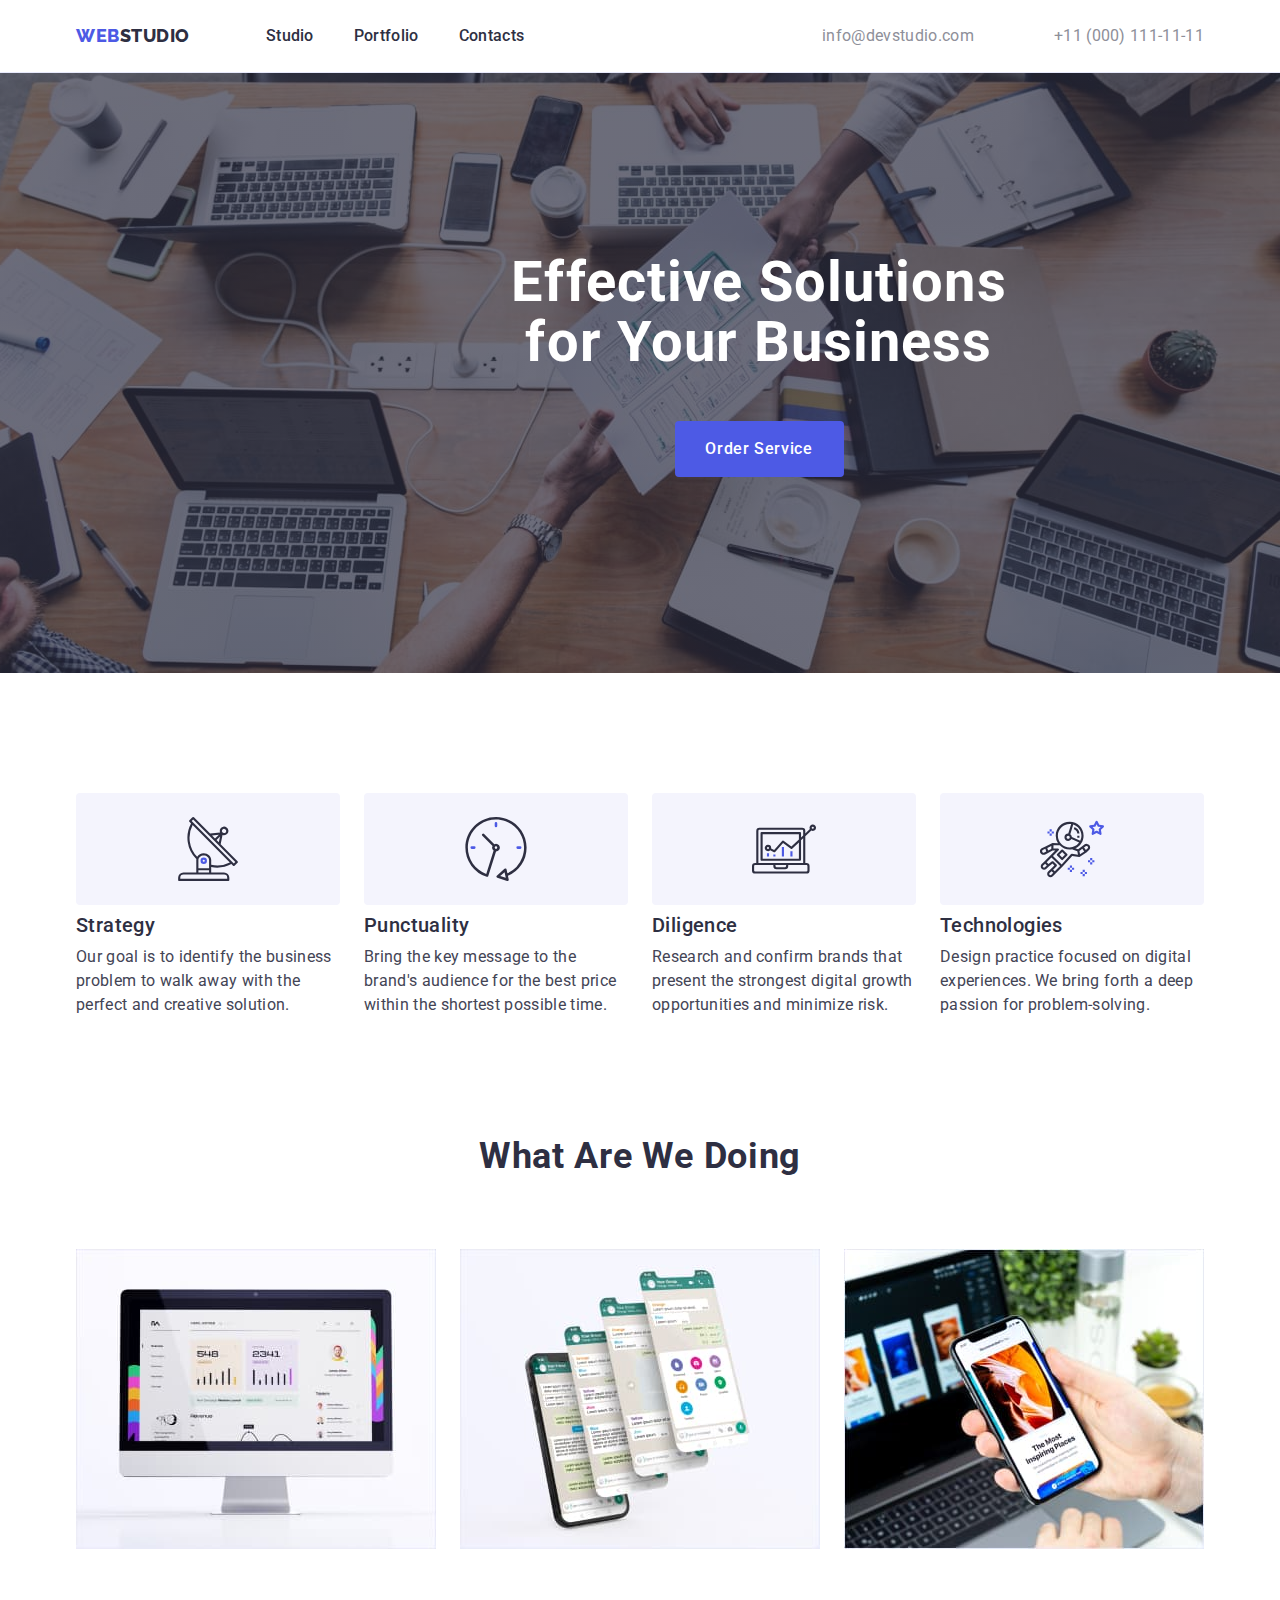
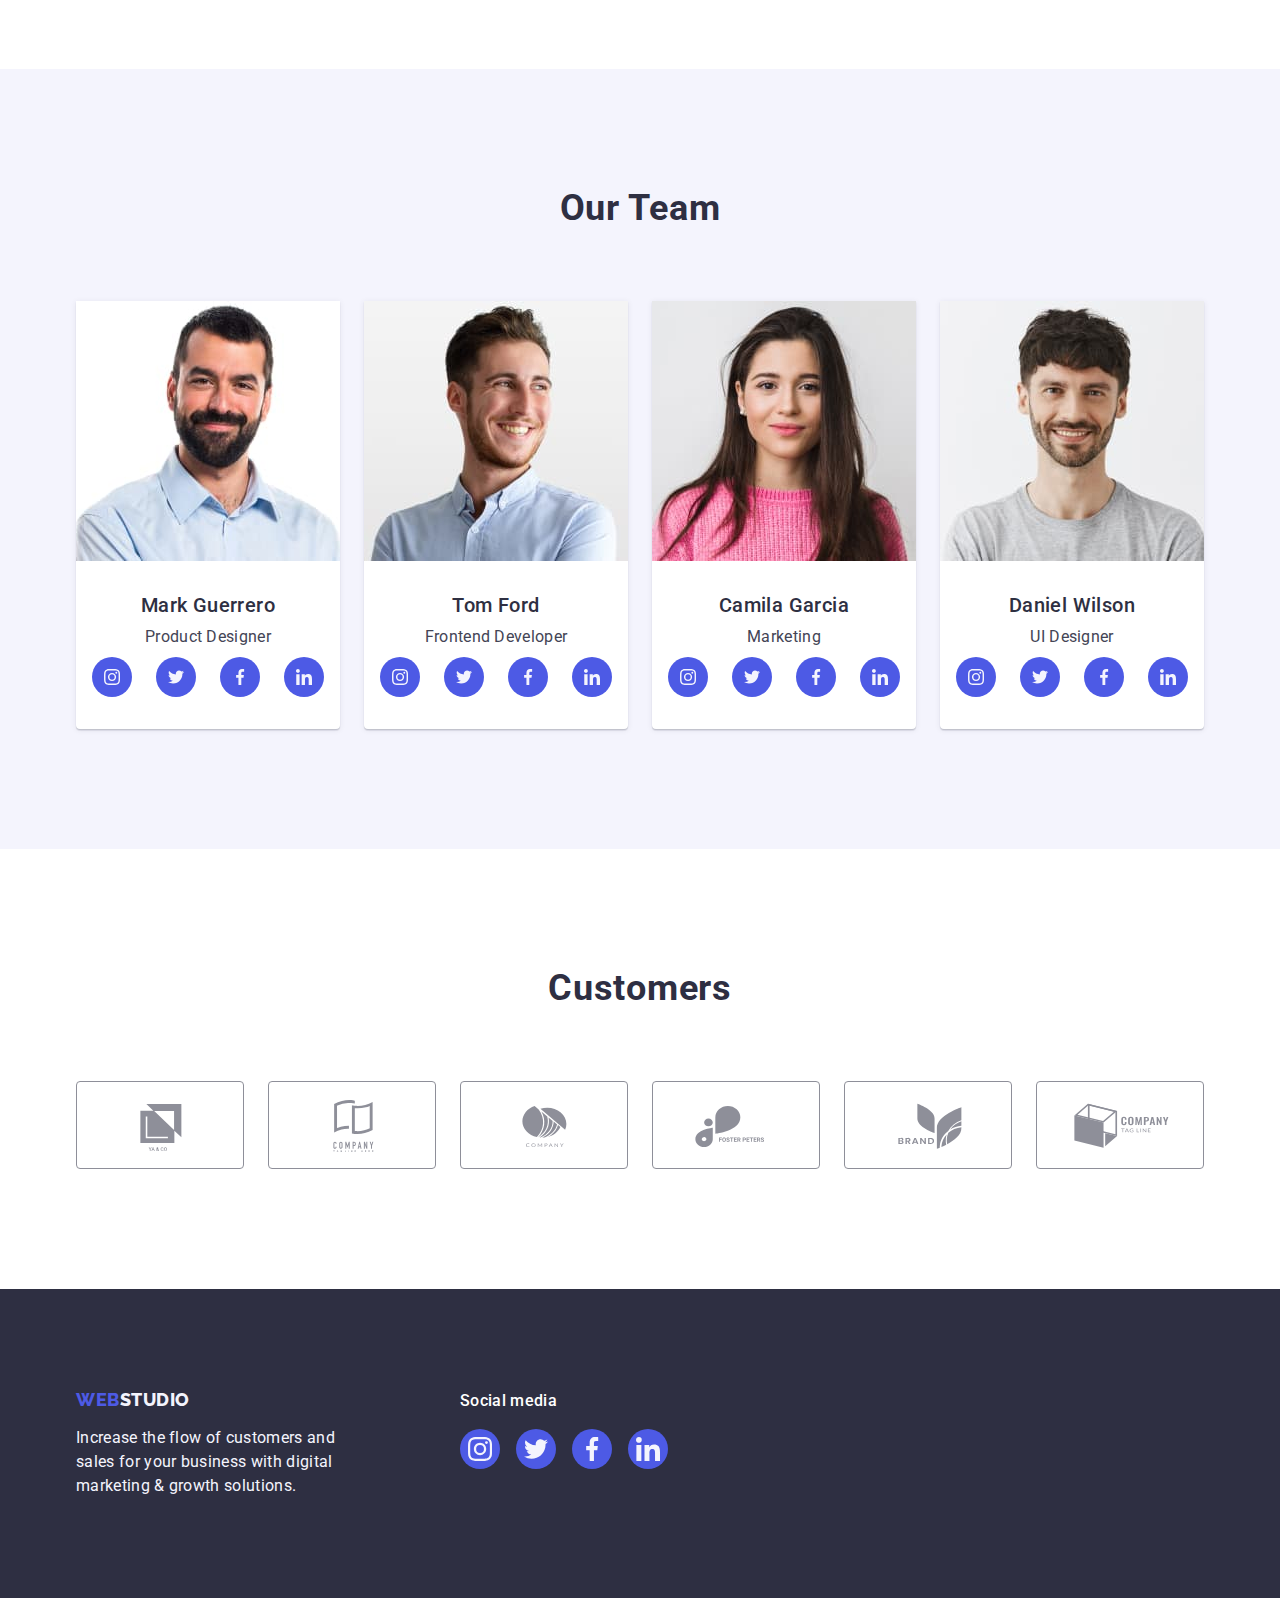
<file: index.html>
<!DOCTYPE html>
<html lang="en">
  <head>
    <meta charset="UTF-8" />
    <meta http-equiv="X-UA-Compatible" content="IE=edge" />
    <meta name="viewport" content="width=device-width, initial-scale=1.0" />
    <title>Webstudio</title>
    <link rel="preconnect" href="https://fonts.googleapis.com" />
    <link rel="preconnect" href="https://fonts.gstatic.com" crossorigin />
    <link
      href="https://fonts.googleapis.com/css2?family=Raleway:wght@800&family=Roboto:wght@400;500;700;900&display=swap"
      rel="stylesheet"
    />
    <link
      href="https://cdn.jsdelivr.net/npm/modern-normalize@1.1.0/modern-normalize.min.css"
      rel="stylesheet"
    />

    <link rel="stylesheet" href="./css/styles.css" />
  </head>
  <body>
    <!-- Header -->

    <header class="page-header">
      <div class="container header-container">
        <nav class="page-nav">
          <a href="./index.html" class="link logo"
            >Web<span class="accent">Studio</span></a
          >
          <ul class="list menu">
            <li class="menu-item">
              <a href="./index.html" class="link menu-link">Studio</a>
            </li>
            <li class="menu-item">
              <a href="./portfolio.html" class="link menu-link">Portfolio</a>
            </li>
            <li class="menu-item">
              <a href="" class="link menu-link">Contacts</a>
            </li>
          </ul>
        </nav>
        <address class="list-contact">
          <ul class="list list-address">
            <li>
              <a
                href="mailto:info@devstudio.com"
                class="link contact contact-mail"
                >info@devstudio.com</a
              >
            </li>
            <li>
              <a href="tel:+110001111111" class="link contact"
                >+11 (000) 111-11-11</a
              >
            </li>
          </ul>
        </address>
      </div>
    </header>

    <main>
      <!-- Hero -->

      <section class="hero">
        <div class="container">
          <h1 class="main-title">Effective Solutions for Your Business</h1>
          <button type="button" class="modal-btn">Order Service</button>
        </div>
      </section>

      <!-- About us -->

      <section class="section-aboutus section">
        <div class="container">
          <h2 class="visually-hidden">Advantages</h2>
          <ul class="list section-list-aboutus">

            <li class="list-item-aboutus">
              <div class="box-icon-aboutus">
                <svg class="icon-aboutus" width="64" height="64">
                  <use href="./images/icons.svg#icon-antenna"></use>
                </svg>
              </div>
              <h3 class="section-list-title">Strategy</h3>
              <p class="section-list-description">
                Our goal is to identify the business problem to walk away with
                the perfect and creative solution.
              </p>
            </li>

            <li class="list-item-aboutus">
              <div class="box-icon-aboutus">
                <svg class="icon-aboutus" width="64" height="64">
                  <use href="./images/icons.svg#icon-clock"></use>
                </svg>
              </div>
              <h3 class="section-list-title">Punctuality</h3>
              <p class="section-list-description">
                Bring the key message to the brand's audience for the best price
                within the shortest possible time.
              </p>
            </li>

            <li class="list-item-aboutus">
              <div class="box-icon-aboutus">
                <svg class="icon-aboutus" width="64" height="64">
                  <use href="./images/icons.svg#icon-diagram"></use>
                </svg>
              </div>
              <h3 class="section-list-title">Diligence</h3>
              <p class="section-list-description">
                Research and confirm brands that present the strongest digital
                growth opportunities and minimize risk.
              </p>
            </li>

            <li class="list-item-aboutus">
              <div class="box-icon-aboutus">
                <svg class="icon-aboutus" width="64" height="64">
                  <use href="./images/icons.svg#icon-astronaut"></use>
                </svg>
              </div>
              <h3 class="section-list-title">Technologies</h3>
              <p class="section-list-description">
                Design practice focused on digital experiences. We bring forth a
                deep passion for problem-solving.
              </p>
            </li>
          </ul>
        </div>
      </section>

      <!-- What are we doing -->
      <section class="works-section section section-nonemargine">
        <div class="container">
          <h2 class="section-title">What are we doing</h2>
          <ul class="works-section-list list">
            <li class="works-list-item">
              <img
                src="./images/comp.jpg"
                alt="computer"
                width="360"
                height="300"
              />
            </li>
            <li class="works-list-item">
              <img
                src="./images/display.jpg"
                alt="displaies"
                width="360"
                height="300"
              />
            </li>
            <li class="works-list-item">
              <img
                src="./images/pnone.jpg"
                alt="phone"
                width="360"
                height="300"
              />
            </li>
          </ul>
        </div>
      </section>

      <!-- Our Team -->

      <section class="team-section section">
        <div class="container">
          <h2 class="section-title">Our Team</h2>
          <ul class="team-section-list list">
            <li class="team-section-list-item">
              <img
                src="./images/markoguerrero.jpg"
                alt="men"
                width="264"
                height="260"
              />
              <div class="team-container-description">
                <h3 class="team-list-title">Mark Guerrero</h3>
                <p class="team-list-description">Product Designer</p>
                <ul class="list social-list">
                  <li class="social-list-item">
                    <a class="link social-link" href="">
                      <svg class="social-icon" width="16" height="16">
                        <use href="./images/icons.svg#icon-instagram"></use>
                      </svg>
                    </a>
                  </li>

                  <li class="social-list-item">
                    <a class="link social-link" href="">
                      <svg class="social-icon" width="16" height="16">
                        <use href="./images/icons.svg#icon-twitter"></use>
                      </svg>
                    </a>
                  </li>

                  <li class="social-list-item">
                    <a class="link social-link" href="">
                      <svg class="social-icon" width="16" height="16">
                        <use href="./images/icons.svg#icon-facebook"></use>
                      </svg>
                    </a>
                  </li>

                  <li class="social-list-item">
                    <a class="link social-link" href="">
                      <svg class="social-icon" width="16" height="16">
                        <use href="./images/icons.svg#icon-linkedin"></use>
                      </svg>
                    </a>
                  </li>
                </ul>
              </div>
            </li>

            <li class="team-section-list-item">
              <img
                src="./images/tomford.jpg"
                alt="men"
                width="264"
                height="260"
              />
              <div class="team-container-description">
                <h3 class="team-list-title">Tom Ford</h3>
                <p class="team-list-description">Frontend Developer</p>
                <ul class="list social-list">
                  <li class="social-list-item">
                    <a class="link social-link" href="">
                      <svg class="social-icon" width="16" height="16">
                        <use href="./images/icons.svg#icon-instagram"></use>
                      </svg>
                    </a>
                  </li>

                  <li class="social-list-item">
                    <a class="link social-link" href="">
                      <svg class="social-icon" width="16" height="16">
                        <use href="./images/icons.svg#icon-twitter"></use>
                      </svg>
                    </a>
                  </li>

                  <li class="social-list-item">
                    <a class="link social-link" href="">
                      <svg class="social-icon" width="16" height="16">
                        <use href="./images/icons.svg#icon-facebook"></use>
                      </svg>
                    </a>
                  </li>

                  <li class="social-list-item">
                    <a class="link social-link" href="">
                      <svg class="social-icon" width="16" height="16">
                        <use href="./images/icons.svg#icon-linkedin"></use>
                      </svg>
                    </a>
                  </li>
                </ul>
              </div>
            </li>

            <li class="team-section-list-item">
              <img
                src="./images/camilagarcia.jpg"
                alt="women"
                width="264"
                height="260"
              />
              <div class="team-container-description">
                <h3 class="team-list-title">Camila Garcia</h3>
                <p class="team-list-description">Marketing</p>
                <ul class="list social-list">
                  <li class="social-list-item">
                    <a class="link social-link" href="">
                      <svg class="social-icon" width="16" height="16">
                        <use href="./images/icons.svg#icon-instagram"></use>
                      </svg>
                    </a>
                  </li>

                  <li class="social-list-item">
                    <a class="link social-link" href="">
                      <svg class="social-icon" width="16" height="16">
                        <use href="./images/icons.svg#icon-twitter"></use>
                      </svg>
                    </a>
                  </li>

                  <li class="social-list-item">
                    <a class="link social-link" href="">
                      <svg class="social-icon" width="16" height="16">
                        <use href="./images/icons.svg#icon-facebook"></use>
                      </svg>
                    </a>
                  </li>

                  <li class="social-list-item">
                    <a class="link social-link" href="">
                      <svg class="social-icon" width="16" height="16">
                        <use href="./images/icons.svg#icon-linkedin"></use>
                      </svg>
                    </a>
                  </li>
                </ul>
              </div>
            </li>

            <li class="team-section-list-item">
              <img
                src="./images/danielwilson.jpg"
                alt="men"
                width="264"
                height="260"
              />
              <div class="team-container-description">
                <h3 class="team-list-title">Daniel Wilson</h3>
                <p class="team-list-description">UI Designer</p>
                <ul class="list social-list">
                  <li class="social-list-item">
                    <a class="link social-link" href="">
                      <svg class="social-icon" width="16" height="16">
                        <use href="./images/icons.svg#icon-instagram"></use>
                      </svg>
                    </a>
                  </li>

                  <li class="social-list-item">
                    <a class="link social-link" href="">
                      <svg class="social-icon" width="16" height="16">
                        <use href="./images/icons.svg#icon-twitter"></use>
                      </svg>
                    </a>
                  </li>

                  <li class="social-list-item">
                    <a class="link social-link" href="">
                      <svg class="social-icon" width="16" height="16">
                        <use href="./images/icons.svg#icon-facebook"></use>
                      </svg>
                    </a>
                  </li>

                  <li class="social-list-item">
                    <a class="link social-link" href="">
                      <svg class="social-icon" width="16" height="16">
                        <use href="./images/icons.svg#icon-linkedin"></use>
                      </svg>
                    </a>
                  </li>
                </ul>
              </div>
            </li>
          </ul>
        </div>
      </section>

      <!-- Clients -->

      <section class="section">
        <div class="container">
          <h2 class="section-title">Customers</h2>
          <ul class="clients-list list">
            <li class="clients-list-item">
              <a class="clients-link link" href="">
                <svg class="clients-icon" width="104" height="56">
                  <use href="./images/icons.svg#icon-Logo1"></use>
                </svg>
              </a>
            </li>

            <li class="clients-list-item">
              <a class="clients-link link" href="">
                <svg class="clients-icon" width="104" height="56">
                  <use href="./images/icons.svg#icon-Logo2"></use>
                </svg>
              </a>
            </li>

            <li class="clients-list-item">
              <a class="clients-link link" href="">
                <svg class="clients-icon" width="104" height="56">
                  <use href="./images/icons.svg#icon-Logo3"></use>
                </svg>
              </a>
            </li>

            <li class="clients-list-item">
              <a class="clients-link link" href="">
                <svg class="clients-icon" width="104" height="56">
                  <use href="./images/icons.svg#icon-Logo4"></use>
                </svg>
              </a>
            </li>

            <li class="clients-list-item">
              <a class="clients-link link" href="">
                <svg class="clients-icon" width="104" height="56">
                  <use href="./images/icons.svg#icon-Logo5"></use>
                </svg>
              </a>
            </li>

            <li class="clients-list-item">
              <a class="clients-link link" href="">
                <svg class="clients-icon" width="104" height="56">
                  <use href="./images/icons.svg#icon-Logo6"></use>
                </svg>
              </a>
            </li>
          </ul>
        </div>
      </section>
    </main>

    <!-- Footer -->

    <footer class="page-footer">
      <div class="container footer-container">
        <div class="logo-container">
          <a href="./index.html" class="link footer-logo"
            >Web<span class="focus">Studio</span></a
          >
          <p class="footer-description">
            Increase the flow of customers and sales for your business with
            digital marketing & growth solutions.
          </p>
        </div>

        <div class="social-footer">
          <p class="footer-description social-description">Social media</p>
          <ul class="footer-icon-list list">

            <li class="footer-icon-item">
              <a class="footer-icon-link link" href="">
                <svg class="footer-icon" width="24" height="24">
                  <use href="./images/icons.svg#icon-instagram"></use>
                </svg>
              </a>
            </li>

            <li class="footer-icon-item">
              <a class="footer-icon-link link" href="">
                <svg class="footer-icon" width="24" height="24">
                  <use href="./images/icons.svg#icon-twitter"></use>
                </svg>
              </a>
            </li>

            <li class="footer-icon-item">
              <a class="footer-icon-link link" href="">
                <svg class="footer-icon" width="24" height="24">
                  <use href="./images/icons.svg#icon-facebook"></use>
                </svg>
              </a>
            </li>

            <li class="footer-icon-item">
              <a class="footer-icon-link link" href="">
                <svg class="footer-icon" width="24" height="24">
                  <use href="./images/icons.svg#icon-linkedin"></use>
                </svg>
              </a>
            </li>
          </ul>
        </div>
      </div>
    </footer>
  </body>
</html>
</file>
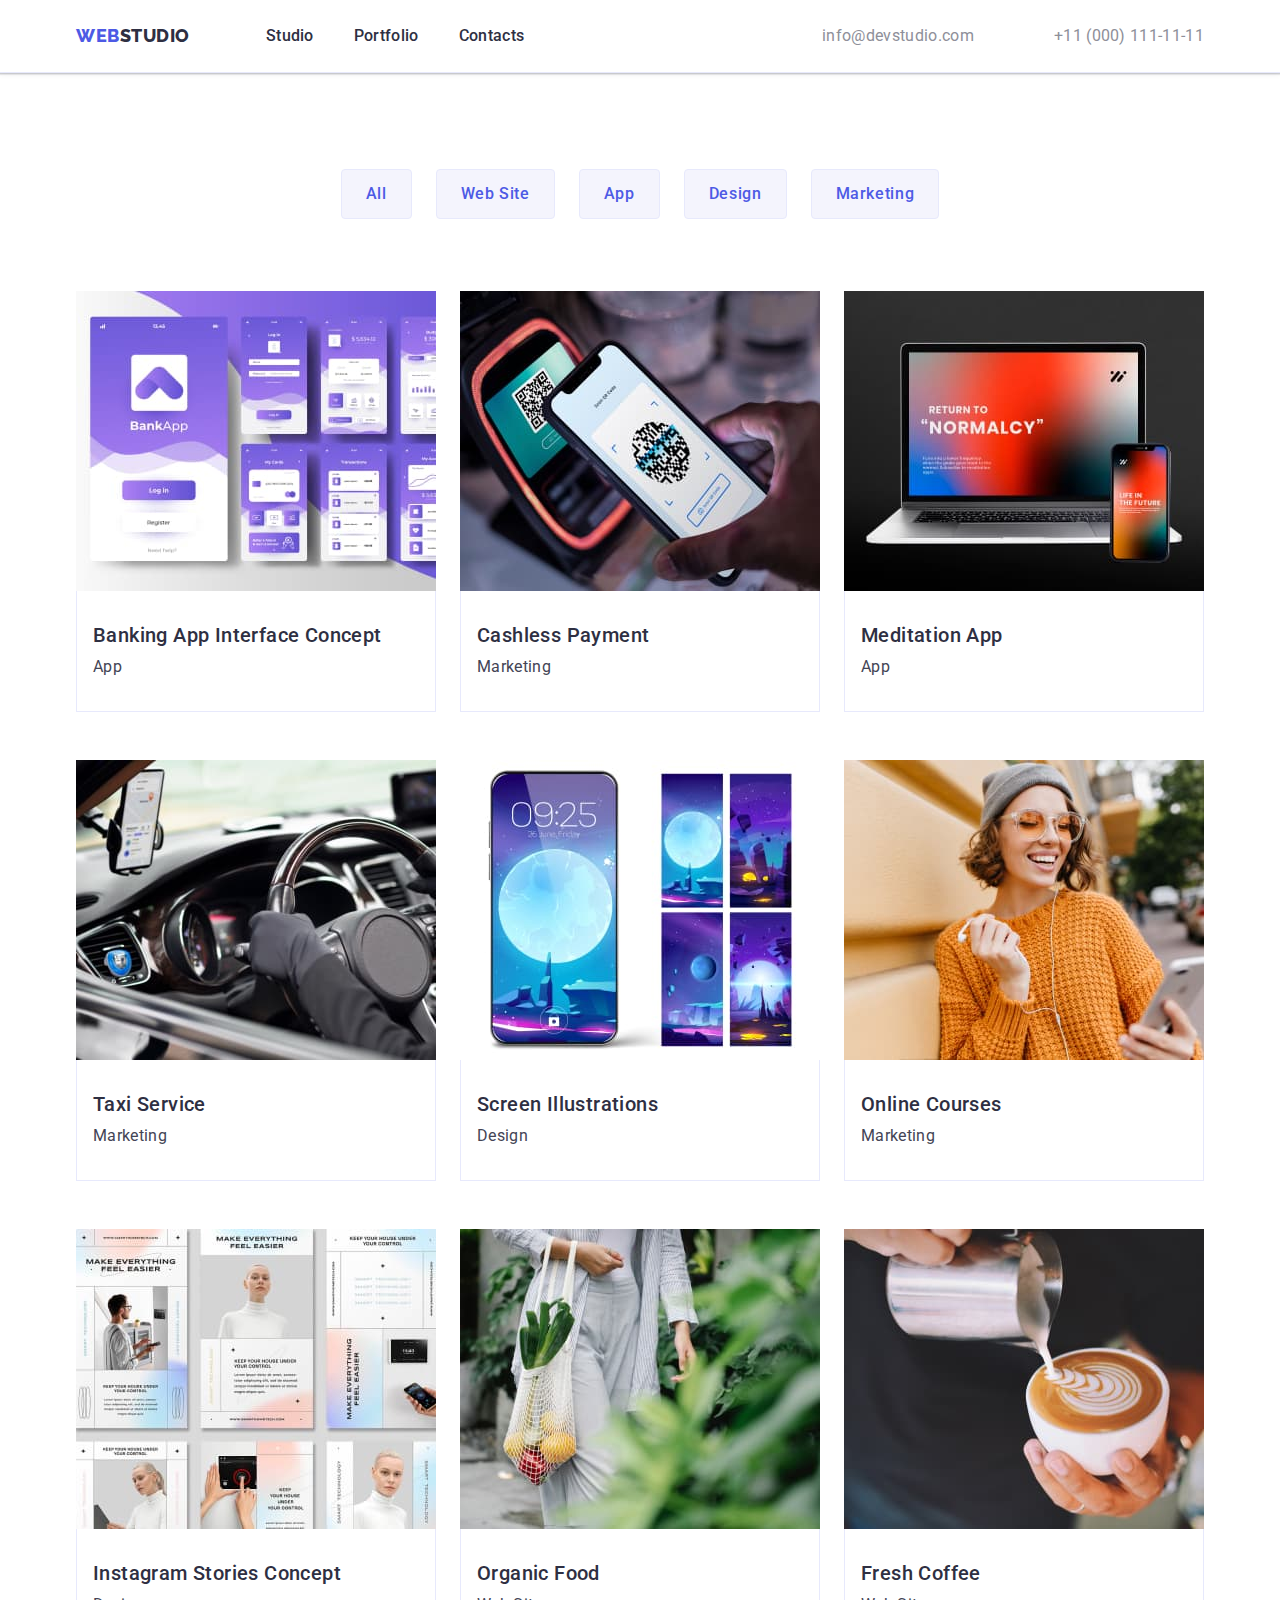
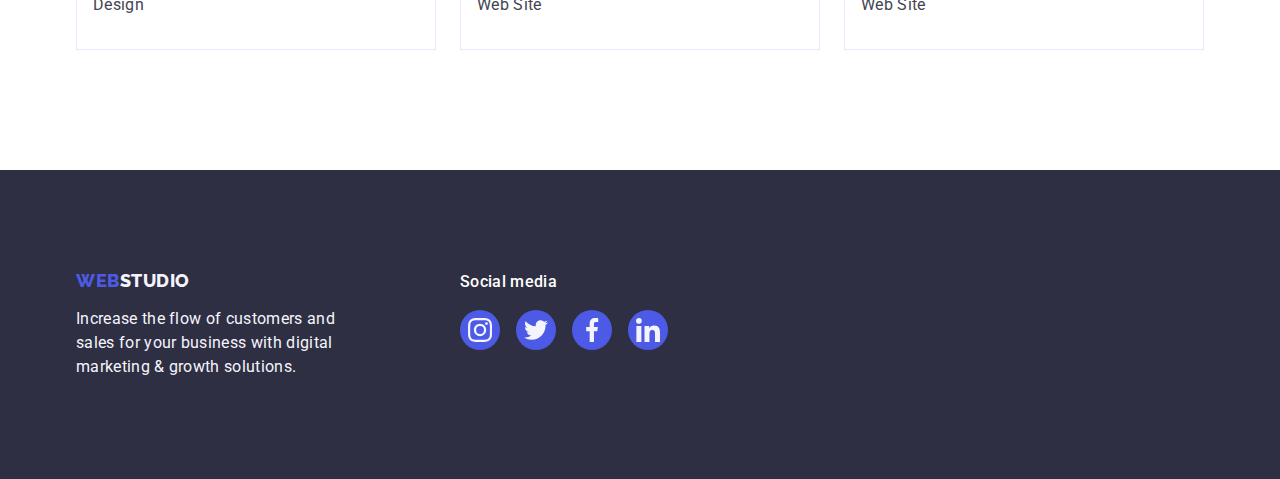
<file: portfolio.html>
<!DOCTYPE html>
<html lang="en">
  <head>
    <meta charset="UTF-8" />
    <meta http-equiv="X-UA-Compatible" content="IE=edge" />
    <meta name="viewport" content="width=device-width, initial-scale=1.0" />
    <title>Webstudio</title>
    <link rel="preconnect" href="https://fonts.googleapis.com" />
    <link rel="preconnect" href="https://fonts.gstatic.com" crossorigin />
    <link
      href="https://fonts.googleapis.com/css2?family=Raleway:wght@800&family=Roboto:wght@400;500;700;900&display=swap"
      rel="stylesheet"
    />
    <link
      href="https://cdn.jsdelivr.net/npm/modern-normalize@1.1.0/modern-normalize.min.css"
      rel="stylesheet"
    />
    <link rel="stylesheet" href="./css/styles.css" />
  </head>
  <body>
    <!-- Header -->
    <header class="page-header">
      <div class="container header-container">
        <nav class="page-nav">
          <a href="./index.html" class="link logo"
            >Web<span class="accent">Studio</span></a
          >
          <ul class="list menu">
            <li class="menu-item">
              <a href="./index.html" class="link menu-link">Studio</a>
            </li>
            <li class="menu-item">
              <a href="./portfolio.html" class="link menu-link">Portfolio</a>
            </li>
            <li class="menu-item">
              <a href="" class="link menu-link">Contacts</a>
            </li>
          </ul>
        </nav>
        <address class="list-contact">
          <ul class="list list-address">
            <li>
              <a
                href="mailto:info@devstudio.com"
                class="link contact contact-mail"
                >info@devstudio.com</a
              >
            </li>
            <li>
              <a href="tel:+110001111111" class="link contact"
                >+11 (000) 111-11-11</a
              >
            </li>
          </ul>
        </address>
      </div>
    </header>

    <!-- Main -->

    <main>
      <section class="portfolio-page section portfolio-padding">
        <div class="container">
          <h1 class="visually-hidden">Our works</h1>
          <ul class="list filters">
            <li class="filters-item">
              <button type="button" class="filters-btn">All</button>
            </li>
            <li class="filters-item">
              <button type="button" class="filters-btn">Web Site</button>
            </li>
            <li class="filters-item">
              <button type="button" class="filters-btn">App</button>
            </li>
            <li class="filters-item">
              <button type="button" class="filters-btn">Design</button>
            </li>
            <li class="filters-item">
              <button type="button" class="filters-btn">Marketing</button>
            </li>
          </ul>
          <ul class="portfolio-page-list list">
            <li class="portfolio-list-item">
              <a href="" class="link portfolio-link">
                <img
                  src="./images/banking.jpg"
                  alt="banking interface"
                  width="360"
                  height="300"
                />
                <div class="text-card">
                  <h2 class="portfolio-page-list-title">
                    Banking App Interface Concept
                  </h2>
                  <p class="portfolio-page-list-description">App</p>
                </div>
              </a>
            </li>

            <li class="portfolio-list-item">
              <a href="" class="link portfolio-link">
                <img
                  src="./images/phone-qr.jpg"
                  alt="phone"
                  width="360"
                  height="300"
                />
                <div class="text-card">
                  <h2 class="portfolio-page-list-title">Cashless Payment</h2>
                  <p class="portfolio-page-list-description">Marketing</p>
                </div>
              </a>
            </li>

            <li class="portfolio-list-item">
              <a href="" class="link portfolio-link">
                <img
                  src="./images/note-phone.jpg"
                  alt="note"
                  width="360"
                  height="300"
                />
                <div class="text-card">
                  <h2 class="portfolio-page-list-title">Meditation App</h2>
                  <p class="portfolio-page-list-description">App</p>
                </div>
              </a>
            </li>

            <li class="portfolio-list-item">
              <a href="" class="link portfolio-link">
                <img
                  src="./images/taxi.jpg"
                  alt="car inside"
                  width="360"
                  height="300"
                />
                <div class="text-card">
                  <h2 class="portfolio-page-list-title">Taxi Service</h2>
                  <p class="portfolio-page-list-description">Marketing</p>
                </div>
              </a>
            </li>

            <li class="portfolio-list-item">
              <a href="" class="link portfolio-link">
                <img
                  src="./images/screen.jpg"
                  alt="screen photo"
                  width="360"
                  height="300"
                />
                <div class="text-card">
                  <h2 class="portfolio-page-list-title">
                    Screen Illustrations
                  </h2>
                  <p class="portfolio-page-list-description">Design</p>
                </div>
              </a>
            </li>

            <li class="portfolio-list-item">
              <a href="" class="link portfolio-link">
                <img
                  src="./images/courses.jpg"
                  alt="women"
                  width="360"
                  height="300"
                />
                <div class="text-card">
                  <h2 class="portfolio-page-list-title">Online Courses</h2>
                  <p class="portfolio-page-list-description">Marketing</p>
                </div>
              </a>
            </li>

            <li class="portfolio-list-item">
              <a href="" class="link portfolio-link">
                <img
                  src="./images/stories.jpg"
                  alt="instagram stories"
                  width="360"
                  height="300"
                />
                <div class="text-card">
                  <h2 class="portfolio-page-list-title">
                    Instagram Stories Concept
                  </h2>
                  <p class="portfolio-page-list-description">Design</p>
                </div>
              </a>
            </li>

            <li class="portfolio-list-item">
              <a href="" class="link portfolio-link">
                <img
                  src="./images/food.jpg"
                  alt="food"
                  width="360"
                  height="300"
                />
                <div class="text-card">
                  <h2 class="portfolio-page-list-title">Organic Food</h2>
                  <p class="portfolio-page-list-description">Web Site</p>
                </div>
              </a>
            </li>

            <li class="portfolio-list-item">
              <a href="" class="link portfolio-link">
                <img
                  src="./images/coffee.jpg"
                  alt="coffee"
                  width="360"
                  height="300"
                />
                <div class="text-card">
                  <h2 class="portfolio-page-list-title">Fresh Coffee</h2>
                  <p class="portfolio-page-list-description">Web Site</p>
                </div>
              </a>
            </li>
          </ul>
        </div>
      </section>
    </main>

    <!-- Footer -->

    <footer class="page-footer">
      <div class="container footer-container">
        <div class="logo-container">
          <a href="./index.html" class="link footer-logo"
            >Web<span class="focus">Studio</span></a
          >
          <p class="footer-description">
            Increase the flow of customers and sales for your business with
            digital marketing & growth solutions.
          </p>
        </div>

        <div class="social-footer">
          <p class="footer-description social-description">Social media</p>
          <ul class="footer-icon-list list">

            <li class="footer-icon-item">
              <a class="footer-icon-link link" href="">
                <svg class="footer-icon" width="24" height="24">
                  <use href="./images/icons.svg#icon-instagram"></use>
                </svg>
              </a>
            </li>

            <li class="footer-icon-item">
              <a class="footer-icon-link link" href="">
                <svg class="footer-icon" width="24" height="24">
                  <use href="./images/icons.svg#icon-twitter"></use>
                </svg>
              </a>
            </li>

            <li class="footer-icon-item">
              <a class="footer-icon-link link" href="">
                <svg class="footer-icon" width="24" height="24">
                  <use href="./images/icons.svg#icon-facebook"></use>
                </svg>
              </a>
            </li>

            <li class="footer-icon-item">
              <a class="footer-icon-link link" href="">
                <svg class="footer-icon" width="24" height="24">
                  <use href="./images/icons.svg#icon-linkedin"></use>
                </svg>
              </a>
            </li>
          </ul>
        </div>
      </div>
    </footer>
  </body>
</html>
</file>
<file: css/styles.css>
:root {
  --primary-font: Roboto, sans-serif;
  --secondary-font: Raleway, sans-serif;

  --primary-background: #ffffff;
  --secondary-background: #f4f4fd;
  --hero-background: #d9d9d9;
  --footer-background: #2e2f42;

  --primary-text-color: #434455;
  --secondary-text-color: #2e2f42;
  --primary-text-color-theme-dark: #ffffff;
  --secondary-text-color-theme-dark: #f4f4fd;

  --button-color: #4d5ae5;
  --button-color-hover: #404bbf;
  --accent-color: #404bbf;
  --icon-client-color: #8e8f99;
}

h1,
h2,
h3,
h4,
p {
  margin-top: 0;
  margin-bottom: 0;
}

ul,
ol {
  margin-top: 0;
  margin-bottom: 0;
  padding-left: 0;
}

img {
  display: block;
}
button {
  cursor: pointer;
}

.list {
  list-style: none;
}
.link {
  text-decoration: none;
}

body {
  background-color: var(--primary-background);
  color: var(--primary-text-color);

  font-family: var(--primary-font);
  letter-spacing: 0.02em;
}
.container {
  width: 1158px;
  margin-left: auto;
  margin-right: auto;
  padding-left: 15px;
  padding-right: 15px;
}

/* Component */

.visually-hidden {
  position: absolute;
  white-space: nowrap;
  width: 1px;
  height: 1px;
  overflow: hidden;
  border: 0;
  padding: 0;
  clip: rect(0 0 0 0);
  clip-path: inset(50%);
  margin: -1px;
}

.section-title {
  font-weight: 700;
  font-size: 36px;
  line-height: 1.11;
  text-align: center;
  letter-spacing: 0.02em;

  text-transform: capitalize;
  color: var(--secondary-text-color);

  margin-bottom: 72px;
}
.section {
  padding-top: 120px;
  padding-bottom: 120px;
}

/* Header */
.page-header {
  padding-top: 24px;
  padding-bottom: 24px;

  border-bottom: 1px solid #e7e9fc;
  box-shadow: 0px 2px 1px rgba(46, 47, 66, 0.08),
    0px 1px 1px rgba(46, 47, 66, 0.16), 0px 1px 6px rgba(46, 47, 66, 0.08);
}

.header-container {
  display: flex;
  align-items: center;
  justify-content: space-between;
}

.logo {
  font-family: var(--secondary-font);
  font-weight: 800;

  font-size: 18px;
  line-height: 1.17;

  display: flex;
  align-items: center;
  letter-spacing: 0.03em;
  text-transform: uppercase;
  color: var(--button-color);

  margin-right: 76px;
}

.accent {
  color: var(--secondary-text-color);
}

.menu-link {
  font-weight: 500;
  font-size: 16px;
  line-height: 1.5;

  color: var(--secondary-text-color);

  padding: 24px 0;
}

.menu-link:hover,
.menu-link:focus {
  color: var(--accent-color);
}

.list-contact {
  font-style: normal;
}

.contact {
  font-size: 16px;
  line-height: 1.5;

  color: #8e8f99;
}

.contact-mail {
  margin-right: 40px;
}

.contact:hover,
.contact:focus {
  color: var(--accent-color);
}
.page-nav {
  display: flex;
  align-items: center;
}
.menu {
  display: flex;
  align-items: center;
}

.list-address {
  display: flex;
  align-items: center;
  gap: 40px;
}
.menu-item:not(:last-child) {
  margin-right: 40px;
}

/* Hero */
.hero {
  background-color: var(--hero-background);
  background-image: linear-gradient(
      rgba(46, 47, 66, 0.7),
      rgba(46, 47, 66, 0.7)
    ),
    url("../images/hero.jpg");
  background-size: cover;
  background-position: center;
  background-repeat: no-repeat;
  max-width: 1440px;
  height: 600px;

  display: block;
  margin-left: auto;
  margin-right: auto;
  padding-top: 180px;
  padding-left: 180px;
}

.main-title {
  font-weight: 700;
  font-size: 56px;
  line-height: 1.07;
  text-align: center;
  letter-spacing: 0.02em;

  max-width: 496px;
  margin-right: auto;
  margin-left: auto;
  margin-bottom: 48px;

  color: var(--primary-text-color-theme-dark);
}
.modal-btn {
  font-family: var(--primary-font);
  font-weight: 500;

  background-color: var(--button-color);
  font-size: 16px;
  line-height: 1.5;
  display: block;
  align-items: center;
  letter-spacing: 0.04em;
  color: var(--primary-text-color-theme-dark);

  border: none;
  border-radius: 4px;
  padding-top: 14px;
  padding-bottom: 14px;
  padding-left: 30px;
  padding-right: 30px;

  margin-left: auto;
  margin-right: auto;

  min-width: 169px;
  height: 56px;
}

.modal-btn:hover,
.modal-btn:focus {
  background-color: var(--button-color-hover);

  box-shadow: 0px 1px 6px rgba(46, 47, 66, 0.08),
    0px 1px 1px rgba(46, 47, 66, 0.16), 0px 2px 1px rgba(46, 47, 66, 0.08);
}

/* About us */

.section-list-title {
  font-weight: 500;
  font-size: 20px;
  line-height: 1.2;
  letter-spacing: 0.02em;
  color: var(--secondary-text-color);

  margin-bottom: 8px;
}

.section-list-description {
  font-size: 16px;
  line-height: 1.5;
}

.section-list-aboutus {
  display: flex;
  gap: 24px;
}

.list-item-aboutus {
  flex-basis: calc((100%-72px) / 4);
}

.box-icon-aboutus {
  width: 264px;
  height: 112px;
  background-color: var(--secondary-background);
  border-radius: 4px;

  margin-bottom: 8px;

  display: flex;
  justify-content: center;
  align-items: center;
}

.icon-aboutus {
  fill: var(--secondary-text-color);
}

/* What are we doing  */

.section-nonemargine {
  padding-top: 0;
}

.works-section-list {
  display: flex;
  gap: 24px;
  flex-wrap: wrap;
}

.works-list-item {
  flex-basis: calc(100%-48px / 3);
}

/* Our team */

.team-section {
  background-color: var(--secondary-background);
}

.team-section-list-item {
  background-color: var(--primary-background);

  flex-basis: calc(100%-72px / 4);

  border-radius: 0px 0px 4px 4px;
  box-shadow: 0px 1px 6px rgba(46, 47, 66, 0.08),
    0px 1px 1px rgba(46, 47, 66, 0.16), 0px 2px 1px rgba(46, 47, 66, 0.08);
}

.team-list-title {
  font-weight: 500;
  font-size: 20px;
  line-height: 1.2;
  letter-spacing: 0.02em;
  color: var(--secondary-text-color);

  text-align: center;

  margin-bottom: 8px;
}

.team-list-description {
  font-size: 16px;
  line-height: 1.5;

  color: var(--primary-text-color);

  text-align: center;
}

.team-section-list {
  display: flex;
  gap: 24px;
}

.team-container-description {
  padding: 32px 0;
}

.social-link {
  display: flex;
  justify-content: center;
  align-items: center;
  width: 40px;
  height: 40px;
  border-radius: 50%;
  background-color: var(--button-color);
}
.social-list {
  display: flex;
  justify-content: center;
  gap: 24px;

  margin-top: 8px;
}

.social-icon {
  fill: var(--secondary-text-color-theme-dark);
}

.social-link:hover,
.social-link:focus {
  background-color: var(--accent-color);
}

/* Clients */

.clients-link {
  display: flex;
  justify-content: center;
  align-items: center;

  width: 168px;
  height: 88px;
  background-color: #ffffff;
  border: 1px solid #8e8f99;
  border-radius: 4px;
  color: var(--icon-client-color);
}

.clients-list {
  display: flex;
  justify-content: space-between;
  gap: 24px;
}

.clients-icon {
  fill: currentColor;
}

.clients-link:hover,
.clients-link:focus {
  border: 1px solid #404bbf;
  color: var(--accent-color);
}

/* Footer */

.page-footer {
  background-color: var(--footer-background);
  padding-top: 100px;
  padding-bottom: 100px;
}

.footer-logo {
  font-family: var(--secondary-font);
  font-weight: 800;

  font-size: 18px;
  line-height: 1.17;

  display: inline-block;
  align-items: center;
  letter-spacing: 0.03em;
  text-transform: uppercase;

  color: var(--button-color);

  margin-bottom: 16px;
}

.focus {
  color: var(--secondary-text-color-theme-dark);
}

.footer-description {
  font-size: 16px;
  line-height: 1.5;

  color: var(--secondary-text-color-theme-dark);

  width: 264px;
}

.social-description {
  font-weight: 500;
  color: var(--primary-text-color-theme-dark);
  margin-bottom: 16px;
}

.footer-icon {
  width: 24px;
  height: 24px;
  fill: var(--secondary-text-color-theme-dark);
}

.footer-icon-link {
  display: flex;
  justify-content: center;
  align-items: center;

  width: 40px;
  height: 40px;
  border-radius: 50%;
  background-color: var(--button-color);
}

.footer-icon-link:hover,
.footer-icon-link:focus {
  background-color: #31d0aa;
}

.footer-container {
  display: flex;
  align-items: baseline;
}

.footer-icon-list {
  margin-top: 16px;
  display: flex;
  gap: 16px;
}

.logo-container {
  margin-right: 120px;
}

/* Portfolio */

.portfolio-page-list-title {
  font-weight: 500;
  font-size: 20px;
  line-height: 1.2;
  letter-spacing: 0.02em;

  color: var(--secondary-text-color);

  margin-bottom: 8px;
}

.portfolio-page-list-description {
  font-size: 16px;
  line-height: 1.5;
  color: var(--primary-text-color);
}

.filters-btn {
  background-color: var(--secondary-background);

  font-family: var(--primary-font);
  font-weight: 500;
  font-size: 16px;
  line-height: 1.5;

  text-align: center;
  letter-spacing: 0.04em;
  display: flex;
  align-items: center;

  color: var(--button-color);

  border: 1px solid #e7e9fc;
  border-radius: 4px;

  padding: 12px 24px;
}

.filters-btn:hover,
.filters-btn:focus {
  background-color: var(--button-color-hover);

  color: var(--primary-text-color-theme-dark);

  border: 1px solid transparent;

  box-shadow: 0px 3px 1px rgba(0, 0, 0, 0.1), 0px 2px 1px rgba(0, 0, 0, 0.08),
    0px 2px 2px rgba(0, 0, 0, 0.12);
}

.filters-btn:not(:last-child) {
  margin-right: 24px;
}

.filters-item {
  display: flex;
  align-items: center;
  justify-content: center;
}

.filters-item:not(:last-child) {
  margin-right: 24px;
}

.filters {
  display: flex;
  align-items: center;
  justify-content: center;
  margin-bottom: 72px;
}

.portfolio-page-list {
  display: flex;
  column-gap: 24px;
  row-gap: 48px;
  flex-wrap: wrap;
}

.portfolio-list-item {
  flex-basis: calc(100%- 48 / 3);
}

.portfolio-list-item:hover {
  box-shadow: 0px 1px 6px rgba(46, 47, 66, 0.08),
    0px 1px 1px rgba(46, 47, 66, 0.16), 0px 2px 1px rgba(46, 47, 66, 0.08);
}

.portfolio-padding {
  padding-top: 96px;
}

.text-card {
  border-bottom: 1px solid #e7e9fc;
  border-left: 1px solid #e7e9fc;
  border-right: 1px solid #e7e9fc;
  padding: 32px 16px;
}

.portfolio-link {
  display: block;
}
.portfolio-link:hover,
.portfolio-link:focus {
  box-shadow: 0px 1px 6px rgba(46, 47, 66, 0.08),
    0px 1px 1px rgba(46, 47, 66, 0.16), 0px 2px 1px rgba(46, 47, 66, 0.08);
}
</file>
